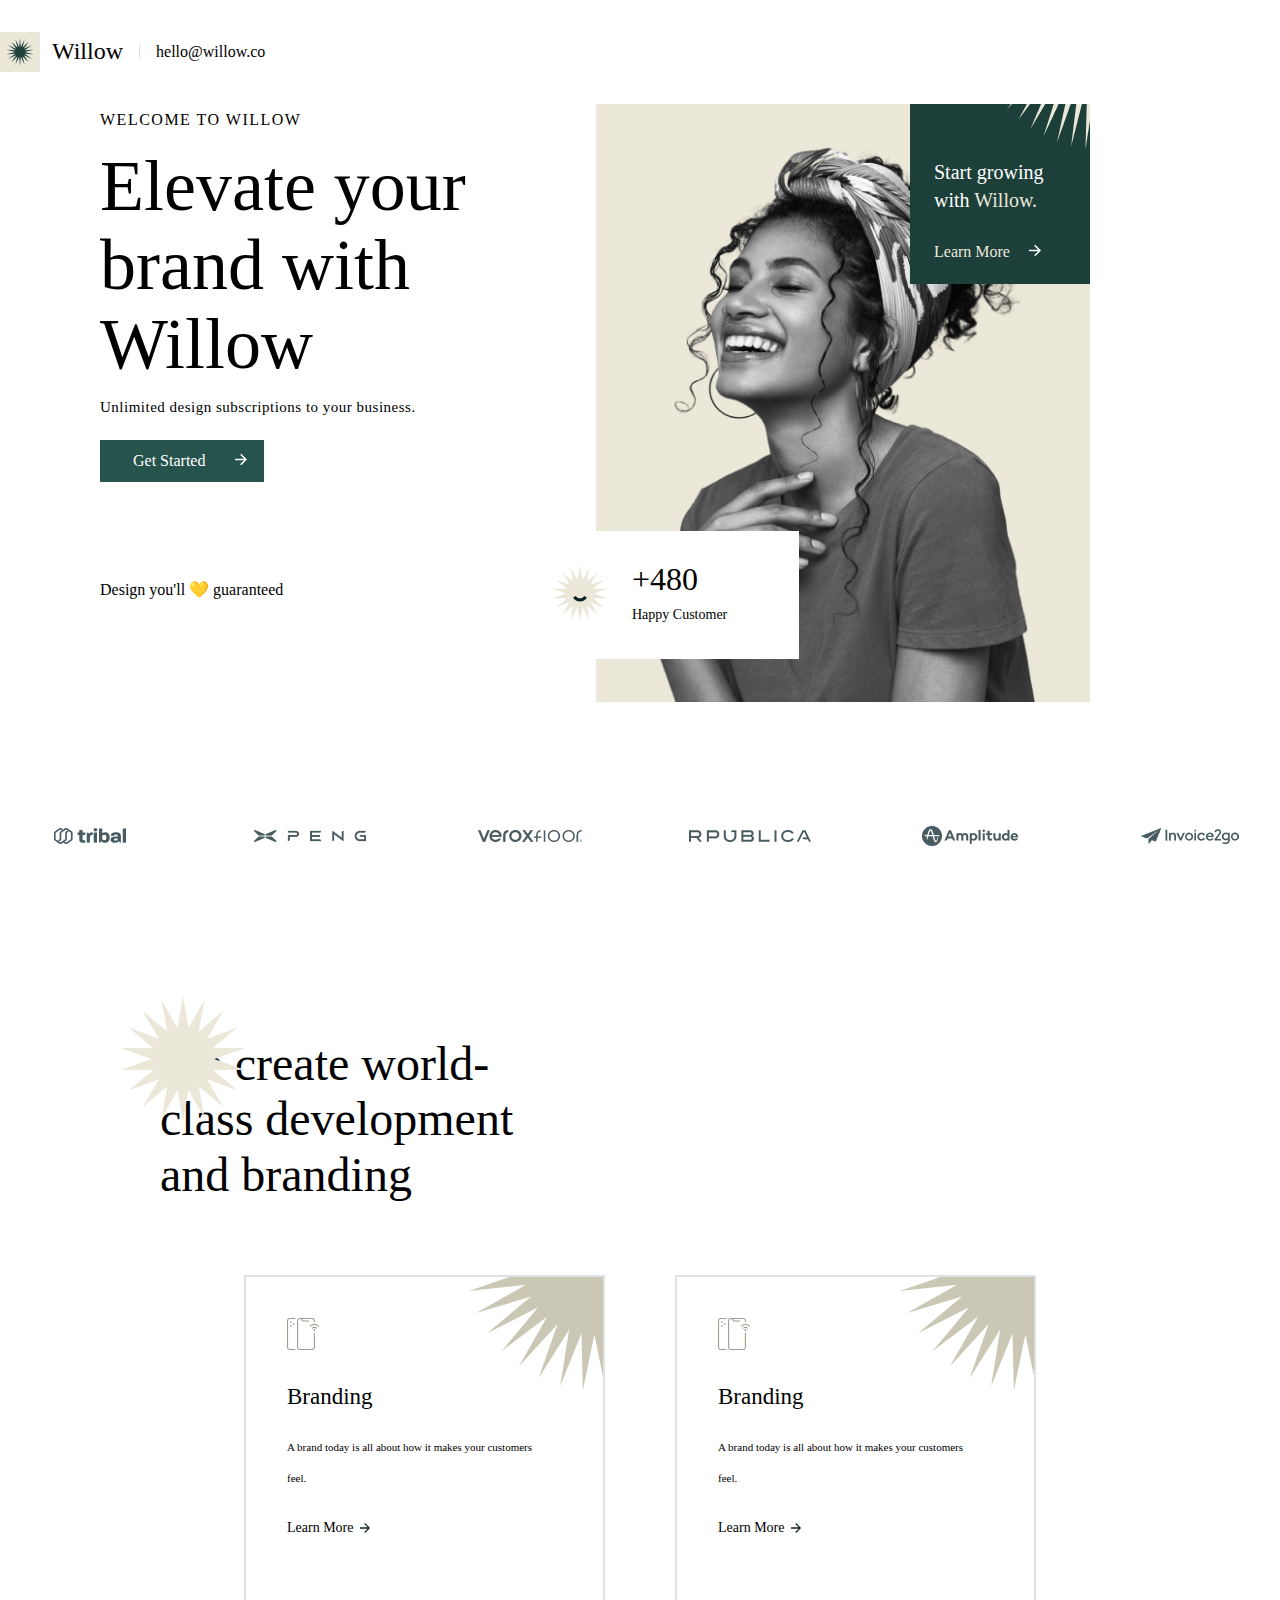
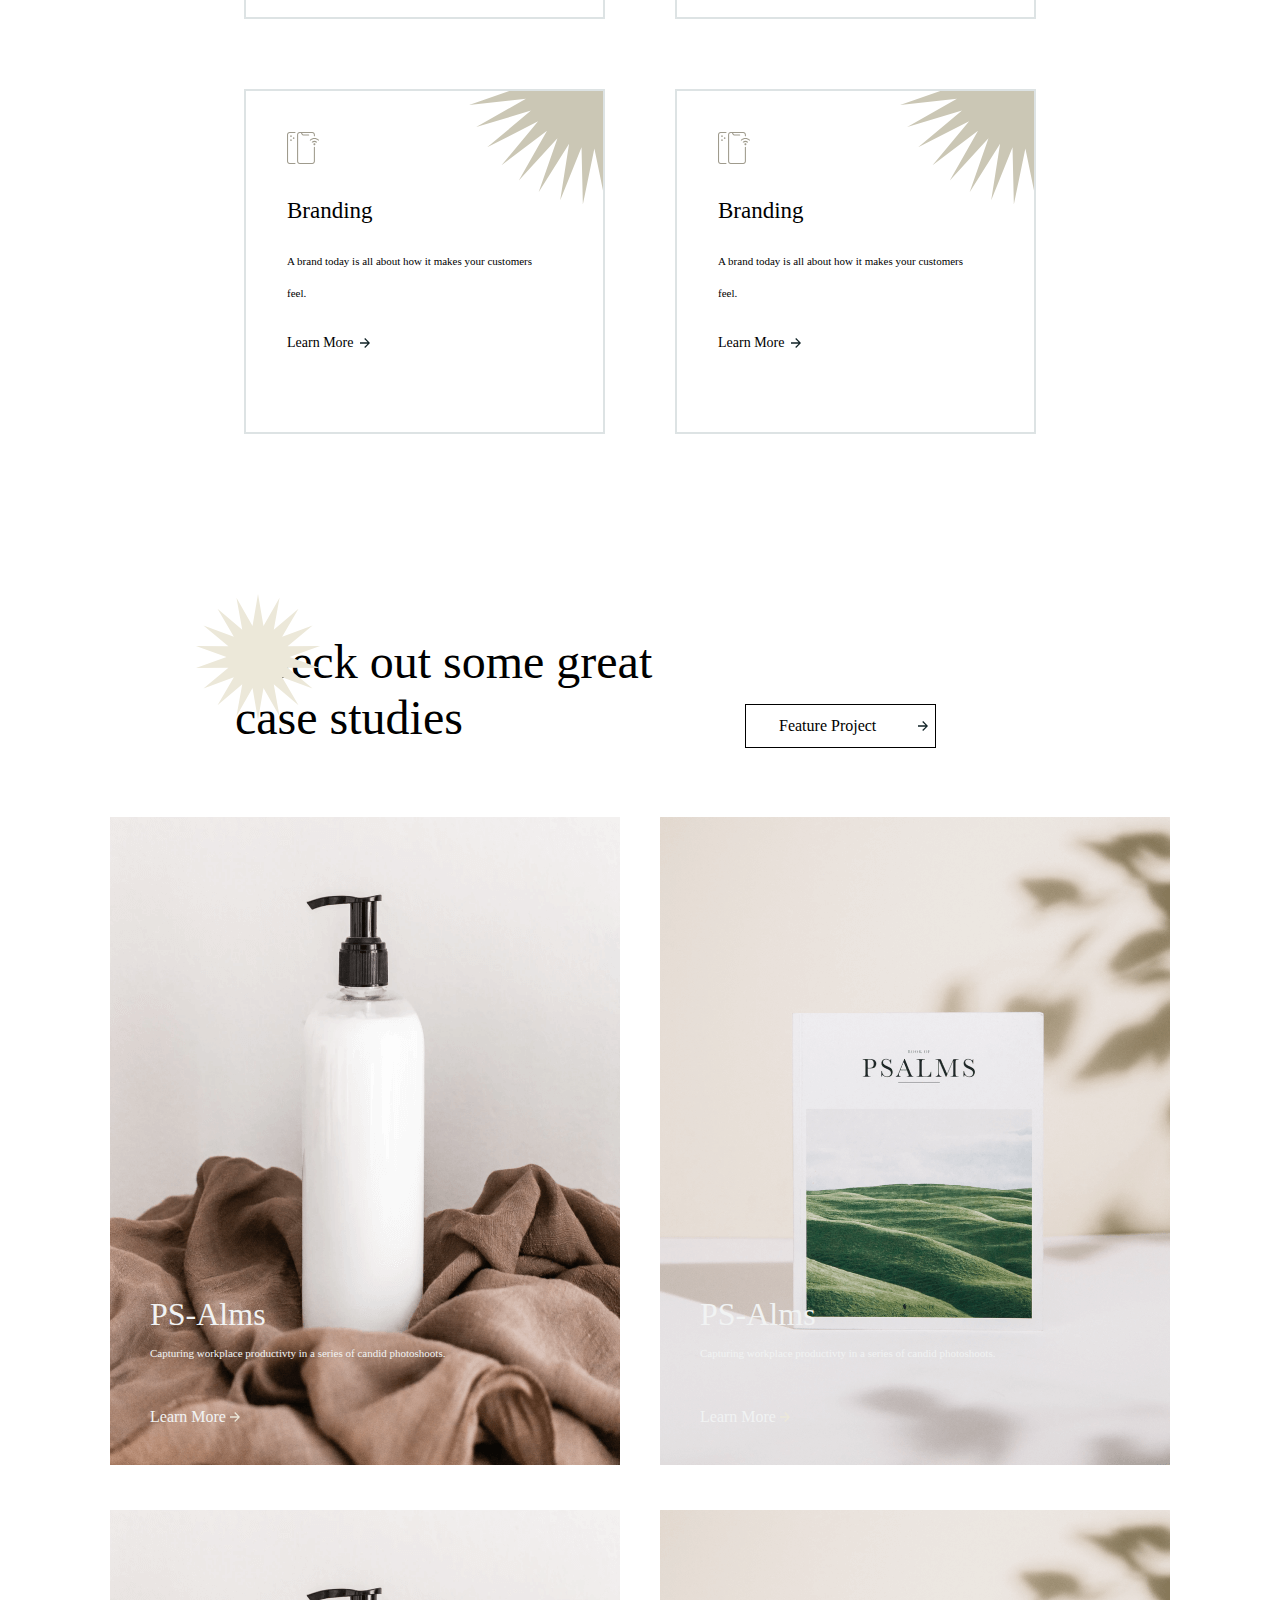
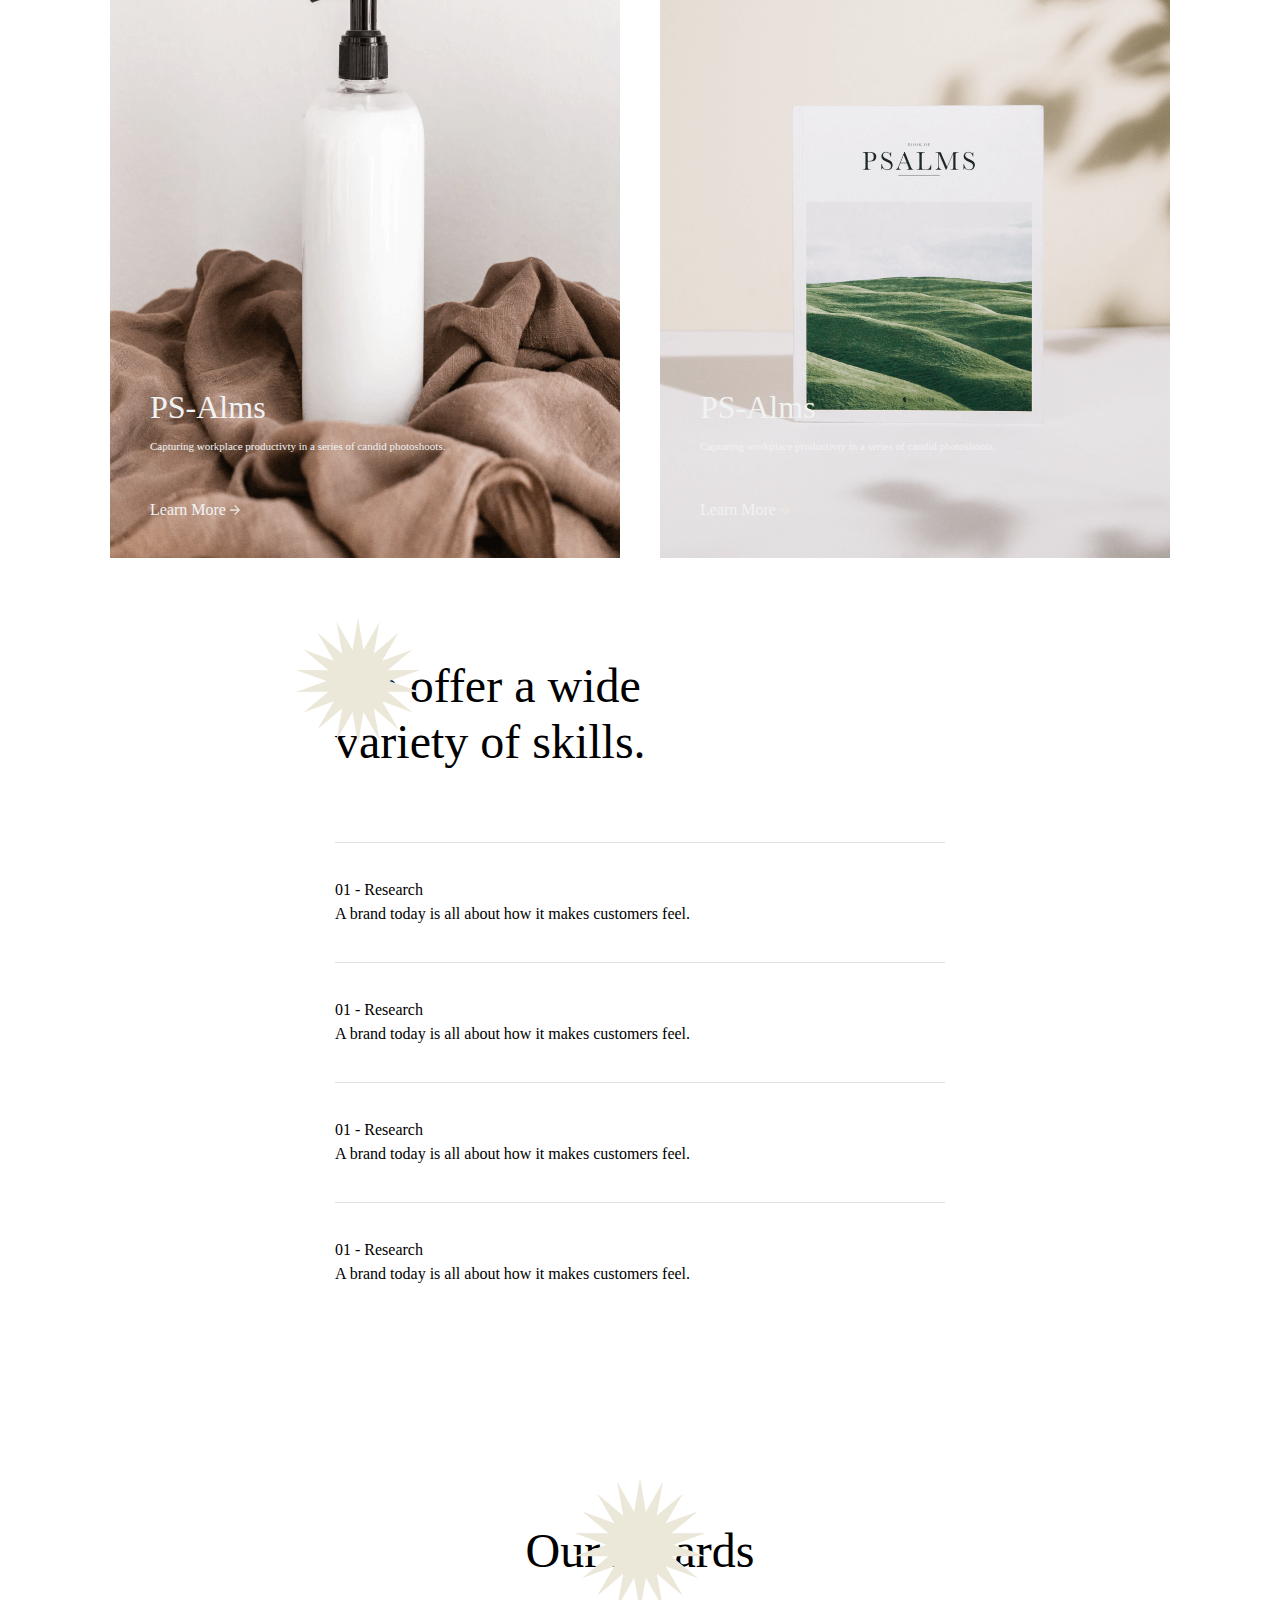
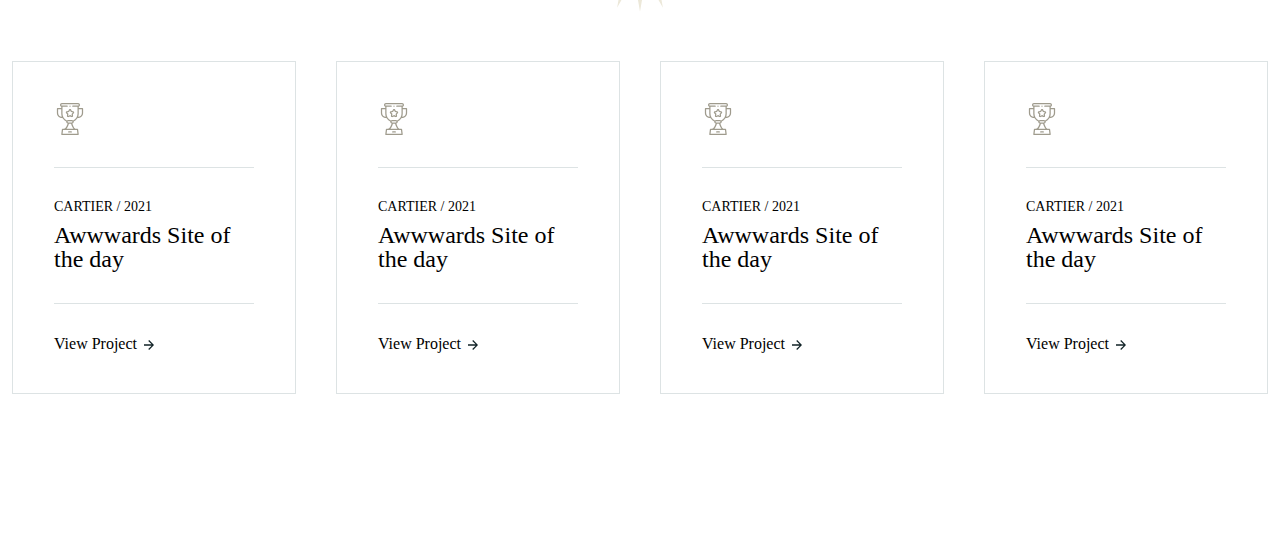
<file: RD 2-3/RD 4/index.html>
<!DOCTYPE html>
<html lang="en">
<head>
    <meta charset="UTF-8">
    <meta http-equiv="X-UA-Compatible" content="IE=edge">
    <meta name="viewport" content="width=device-width, initial-scale=1.0">
    <link rel="stylesheet" href="css/reset.css">
    <link rel="stylesheet" href="css/style.css">
    <title>RD4</title>
</head>
<body>
    <div class="wrapper">
        <header class="header">
            <div class="header__container">
                <div class="header__contant">
                    <img src="img/logo.png" alt="Logotype" class="header__logo">
                    <p class="header__logo-name">Willow</p>
                    <a href="#" class="header__email">hello@willow.co</a>
                </div>
            </div>
        </header>
        <main class="main">
            <div class="main__container">
                <div class="main-page">
                    <div class="main-page__contant">
                        <div class="main-page__body">
                            <p class="main-page__subtitle subtitle">WELCOME TO WILLOW</p>
                            <h1 class="main-page__title">Elevate your brand with Willow</h1>
                            <p class="main-page__desc desc">Unlimited design subscriptions to your business.</p>
                            <a href="#" class="main-page__btn btn">Get Started</a>
                            <a href="#" class="main-page__link">Design you'll 💛 guaranteed</a>
                        </div>
                        <div class="main-page__right-section">
                            <div class="main-page__more more-main">
                                <div class="more-main__body">
                                    <p class="more-main__txt">Start growing with <span>Willow.</span></p>
                                    <div class="more-main__learn"><a href="#" class="more-main__learn-link">Learn More</a></div>
                                </div>
                            </div>
                            <div class="main-page__customers customers-amount">
                                <p class="customers-amount__number">+480</p>
                                <p class="customers-amount__txt">Happy Customer</p>
                            </div>
                            <img src="img/msin__img.png" alt="A girl smiling" class="main-page__img">
                        </div>
                    </div>
                    <div class="main-page__row row-main">
                        <div class="row-main__items">
                            <img src="img/row__brand/IMAGE-1.png" alt="" class="row-main__item">
                            <img src="img/row__brand/IMAGE-2.png" alt="" class="row-main__item">
                            <img src="img/row__brand/IMAGE-3.png" alt="" class="row-main__item">
                            <img src="img/row__brand/IMAGE-4.png" alt="" class="row-main__item">
                            <img src="img/row__brand/IMAGE-5.png" alt="" class="row-main__item">
                            <img src="img/row__brand/IMAGE.png" alt="" class="row-main__item">
                        </div>
                    </div>
                </div>
                <div class="second-block">
                    <h2 class="title second-block__title">We create world-class development and branding</h2>
                    <div class="second-block__column column-second">
                        <div class="column-second__items">
                            <div class="column-second__item item-second">
                                <img src="img/Vector-2.svg" alt="" class="item-second__img">
                                <h2 class="item-second__title">Branding</h2>
                                <p class="item-second__desc">A brand today is all about how it makes your customers feel.</p>
                                <a href="#" class="item-second__link">Learn More</a>
                            </div>
                            <div class="column-second__item item-second">
                                <img src="img/Vector-2.svg" alt="" class="item-second__img">
                                <h2 class="item-second__title">Branding</h2>
                                <p class="item-second__desc">A brand today is all about how it makes your customers feel.</p>
                                <a href="#" class="item-second__link">Learn More</a>
                            </div>
                            <div class="column-second__item item-second">
                                <img src="img/Vector-2.svg" alt="" class="item-second__img">
                                <h2 class="item-second__title">Branding</h2>
                                <p class="item-second__desc">A brand today is all about how it makes your customers feel.</p>
                                <a href="#" class="item-second__link">Learn More</a>
                            </div>
                            <div class="column-second__item item-second">
                                <img src="img/Vector-2.svg" alt="" class="item-second__img">
                                <h2 class="item-second__title">Branding</h2>
                                <p class="item-second__desc">A brand today is all about how it makes your customers feel.</p>
                                <a href="#" class="item-second__link">Learn More</a>
                            </div>
                        </div>
                    </div>
                </div>
                <div class="third-block">
                    <div class="third-block__header">
                        <h2 class="third-block__title title">Check out some great case studies</h2>
                        <a href="#" class="third-block__btn btn">Feature Project</a>
                    </div>
                    <div class="third-block__column">
                        <div class="third-block__items">
                            <div class="third-block__item item-third">
                                <img class="item-third__image" src="img/bck/IMAGE-3.png" alt="">
                                <div class="item-third__body">
                                    <h3 class="item-third__title">PS-Alms</h3>
                                    <p class="item-third__desc desc">Capturing workplace productivty in a series of candid photoshoots.</p>
                                    <p class="item-third__link">Learn More</p>
                                </div>
                            </div>
                            <div class="third-block__item item-third">
                                <img class="item-third__image" src="img/bck/IMAGE-2.png" alt="">
                                <div class="item-third__body">
                                    <h3 class="item-third__title">PS-Alms</h3>
                                    <p class="item-third__desc desc">Capturing workplace productivty in a series of candid photoshoots.</p>
                                    <p class="item-third__link">Learn More</p>
                                </div>
                            </div>
                            <div class="third-block__item item-third">
                                <img class="item-third__image" src="img/bck/IMAGE-3.png" alt="">
                                <div class="item-third__body">
                                    <h3 class="item-third__title">PS-Alms</h3>
                                    <p class="item-third__desc desc">Capturing workplace productivty in a series of candid photoshoots.</p>
                                    <p class="item-third__link">Learn More</p>
                                </div>
                            </div>
                            <div class="third-block__item item-third">
                                <img class="item-third__image" src="img/bck/IMAGE-2.png" alt="">
                                <div class="item-third__body">
                                    <h3 class="item-third__title">PS-Alms</h3>
                                    <p class="item-third__desc desc">Capturing workplace productivty in a series of candid photoshoots.</p>
                                    <p class="item-third__link">Learn More</p>
                                </div>
                            </div>
                        </div>
                    </div>
                </div>
                <div class="fourth-block">
                    <h2 class="fourth-block__title title">We offer a wide variety of skills.</h2>
                    <div class="fourth-block__column">
                        <div class="fourth-block__items">
                            <div class="fourth-block__item item-fourth">
                                <h3 class="item-fourth__title">01 - Research</h3>
                                <p class="item-fourth__desc">A brand today is all about how it makes customers feel.</p>
                            </div>
                            <div class="fourth-block__item item-fourth">
                                <h3 class="item-fourth__title">01 - Research</h3>
                                <p class="item-fourth__desc">A brand today is all about how it makes customers feel.</p>
                            </div>
                            <div class="fourth-block__item item-fourth">
                                <h3 class="item-fourth__title">01 - Research</h3>
                                <p class="item-fourth__desc">A brand today is all about how it makes customers feel.</p>
                            </div>
                            <div class="fourth-block__item item-fourth">
                                <h3 class="item-fourth__title">01 - Research</h3>
                                <p class="item-fourth__desc">A brand today is all about how it makes customers feel.</p>
                            </div>
                        </div>
                    </div>
                </div>
                <div class="fifth-block">
                    <div class="fifth-block__contant">
                        <h2 class="fifth-block__title">Our Awards</h2>
                        <div class="fifth-block__row">
                            <div class="fifth-block__items">
                                <div class="fifth-block__item item-fifth">
                                    <img src="img/cubok.svg" alt="img cubok" class="item-fifth__img">
                                    <div class="item-fifth__body">
                                        <p class="item-fifth__subtitle">CARTIER / 2021</p>
                                        <p class="item-fifth__txt">Awwwards Site of the day</p>
                                    </div>
                                    <a href="#" class="item-fifth__link">View Project</a>
                                </div>
                                <div class="fifth-block__item item-fifth">
                                    <img src="img/cubok.svg" alt="img cubok" class="item-fifth__img">
                                    <div class="item-fifth__body">
                                        <p class="item-fifth__subtitle">CARTIER / 2021</p>
                                        <p class="item-fifth__txt">Awwwards Site of the day</p>
                                    </div>
                                    <a href="#" class="item-fifth__link">View Project</a>
                                </div>
                                <div class="fifth-block__item item-fifth">
                                    <img src="img/cubok.svg" alt="img cubok" class="item-fifth__img">
                                    <div class="item-fifth__body">
                                        <p class="item-fifth__subtitle">CARTIER / 2021</p>
                                        <p class="item-fifth__txt">Awwwards Site of the day</p>
                                    </div>
                                    <a href="#" class="item-fifth__link">View Project</a>
                                </div>
                                <div class="fifth-block__item item-fifth">
                                    <img src="img/cubok.svg" alt="img cubok" class="item-fifth__img">
                                    <div class="item-fifth__body">
                                        <p class="item-fifth__subtitle">CARTIER / 2021</p>
                                        <p class="item-fifth__txt">Awwwards Site of the day</p>
                                    </div>
                                    <a href="#" class="item-fifth__link">View Project</a>
                                </div>
                            </div>
                        </div>
                    </div>
                </div>
                <!-- <div class="sixth-block">
                    <div class="sixth-block__container">
                        <h2 class="sixth-block__title">Quality is no accident.</h2>
                        <div class="sixth-block__contant">
                            <img src="img/guy.png" alt="" class="sixth-block__img">
                            <div class="sixth-block__body">
                                <p class="sixth-block__desc">Amet minim mollit non deserunt est sit aliqua dolor do amet sint officia consequat duis enim mollit exercitation.</p>
                                <p class="sixth-block__name">Lee Morgan, Slack, Inc</p>
                                <p class="sixth-block__adress">New York, NY Team</p>
                                <div class="sixth-block__nav">
                                    <a class="sixth-block__link" href="#"><img src="img/nav.svg" alt="" class="sixth-block__link-img"></a>
                                    <a class="sixth-block__link" href="#"><img src="img/nav-left.svg" alt="" class="sixth-block__link-img"></a>
                                </div>
                            </div>
                        </div>
                    </div> -->
                </div>
            </div>
        </main>
        <footer class="footer"></footer>
    </div>
</body>
</html>
</file>
<file: RD 2-3/RD 4/css/style.css>
.wrapper {
    min-height: 100%;
    position: relative;
    overflow: hidden;
}
.header {
    position: fixed;
    background-color: white;
    z-index: 10000;
    width: 100%;
    top: 0;
    left: 0;
    margin-bottom: 54px;
}
.header__container {
    max-width: 1280px;
    margin: 0 auto;
    padding: 32px 0;
}

.header__contant{
    display: flex;
    align-items: center;
}

.header__logo {
    margin-right: 12px;
}
.header__logo-name {
    font-size: 24px;
    line-height: 1.3;
    letter-spacing: 1;
}

.header__logo-name::after{
    content: '';
    height: 14px;
    width: 1px;
    background-color: #DDE3E4;
    display: inline-block;
    margin: 0 16px;
}

.header__email:hover {
    color: rgb(26, 26, 192);
    transition: color 0.3s ease 0s;
}

.header__email{
    position: relative;
}

.header__email:hover::after{
    content: '';
    height: 1px;
    position: absolute;
    bottom: -2px;
    left: 0;
    width: 100%;
    background-color: rgb(26, 26, 192);
    animation: underline-animation 0.3s ease forwards;
}

@keyframes underline-animation{
    0%{
        width: 0%;
    }
    100%{
        width: 100%;
    }
}


/* -------------------------------- */



.main {
    padding-top: 104px;
}
.main__container {
    max-width: 1280px;
    margin: 0 auto;
}
.main-page {
    margin-bottom: 160px;
}
.main-page__contant {
    margin-bottom: 198px;
}
.main-page__body {
    padding-left: 100px;
    max-width: 500px;
    display: flex;
    flex-direction: column;
    align-items: flex-start;
}
.main-page__subtitle {
    text-transform: uppercase;
    letter-spacing: 1.5px ;
    line-height: 2;
    margin-bottom: 11px;
}
.subtitle {
}
.main-page__title {
font-size: 72px;
font-weight: 400;
line-height: 1.1;
text-align: left;
margin-bottom: 21px;

}
.main-page__desc {
    margin-bottom: 32px;
    font-size: 15px;
    line-height: 2.1px;
    letter-spacing: 0.5px;
    text-align: left;
}
.desc {
}
.main-page__btn {
    display: inline-block;
    margin-bottom: 100px;
    background-color: #26534C;
    /* padding: 13px 59px 13px 33px; */
    color: white;
    position: relative;
    margin-bottom: 100px;
}

.main-page__btn::after{
    content: url(../img/arrow.svg);
    max-width: 24px;
    position: absolute;
    padding-left: 24px;
    top: 50%;
    right: 35px;
    transform: translate(0, -50%);
}

.btn {
    /* background-color: #26534C; */
    padding: 13px 59px 13px 33px;
}
.main-page__link {
    display: flex;
}
.main-page__right-section {
    padding-top: 133px;
    background-color: #ECE8D9;
    position: absolute;
    top: 0;
    right: 190px;
    z-index: 3;
}
.main-page__more {

}
.more-main {
}

.more-main::after{
    content: url(../img/main__decor.png);
    right:0;
    top: 0;
    position: absolute;
}

.more-main__body {
    position: absolute;
    top: 0;
    right: 0;
    padding: 158px 24px 24px 24px;
    background-color: #1C3F3A;
    color: white;
    max-width: 180px;
    text-align: start;

}
.more-main__txt {
    margin-bottom: 30px;
    font-size: 20px;
    line-height: 28px;
    
}

.more-main__txt span{
    color: #ECE8D9;
}

.more-main__learn-link{
    position: relative;
    color: #ECE8D9;
    display: inline-block;
}


.more-main__learn-link:hover:after{
    content: '';
    height: 1px;
    position: absolute;
    bottom: 0;
    left: 0;
    background-color: #ECE8D9;
    animation: underline-animation 0.3s ease forwards;
}

.more-main__learn{
    display: inline-block;
    padding-right: 30px;
    position: relative;
}

.more-main__learn::after{
    content: url(../img/arrow.svg);
    max-width: 24px;
    position: absolute;
    padding: 7px;
    top: 50%;
    right: 0;
    transform: translate(0, -50%);
    margin-left: 4px;
}

/* .more-main__learn-link::after {
    content: url(../img/arrow.svg);
    max-width: 24px;
    position: absolute;
    padding: 7px;
    top: 50%;
    transform: translate(0, -50%);
    margin-left: 4px;
} */



.main-page__customers {
}
.customers-amount {
    position: absolute;
    bottom: 43px;
    left: -76px;
    z-index: 100;
    background-color: white;
    padding: 28px 72px 28px 112px;
}

.customers-amount::before{
    content: url(../img/amout-icon.svg);
    width: 56px;
    position: absolute;
    left: 32px;
    top: 50%;
    transform: translate(0, -50%);
}


.customers-amount__number {
    font-size: 32px;
    line-height: 1.3;
}
.customers-amount__txt {
    font-size: 14px;
    line-height: 2.2;
}
.main-page__img {
    /* padding-top: 133px;
    background-color: #ECE8D9;
    position: absolute;
    top: 0;
    right: 190px;
    z-index: 3; */
}
.main-page__row {
    
}
.row-main {
}
.row-main__items {
    /* position: absolute;
    width: 100%; */
    display: flex;
    justify-content: space-between;
}
.row-main__item:not(:last-child){
    /* width: 180px; */
    margin-right: 40px;
}

/* ---------------------------------------------------------------- */


.second-block {
    max-width: 960px;
    margin: 0 auto;
    margin-bottom: 200px;
}
.title {
    line-height: 1.16;
    margin-bottom: 72px;
    font-size: 48px;
    position: relative;
    z-index: 2000;
}


.second-block__title {
    /* margin-bottom: 72px;
    font-size: 48px; */
    max-width: 400px;
    /* line-height: 1.16; */
}

.second-block__title::after{
    content: '';
    position: absolute;
    left: -40px;
    top: -40px;
    background-image: url(../img/titlesecondicon.svg);
    width: 126px;
    height: 126px;
    z-index: 100;
}

.second-block__column {
}
.column-second {
}
.column-second__items {
    display: flex;
    flex-wrap: wrap;
    gap: 70px;
    justify-content: center;
}
.column-second__item {
}
.item-second {
    display: inline-flex;
    flex-direction: column;
    align-items: flex-start;
    padding: 41px 66px 41px 41px;
    border: 2px solid #DDE3E4;
    flex-wrap: wrap;
}

.item-second{
    position: relative;
    overflow: hidden;
}

.item-second::after{
    content: url(../img/start__big.svg);
    position: absolute;
    top: -120px;
    right: -120px;

}

.item-second__img {
    margin-bottom: 32px;
}
.item-second__title {
    margin-bottom: 20px;
    font-size: 23px;
    line-height: 1.3;
}
.item-second__desc {
    margin-bottom: 26px;
    font-size: 11px;
    line-height: 2.9;
    max-width: 250px;
    /* border: 1px solid #000; */
}
.item-second__link {
    margin-bottom: 41px;
    font-size: 14px;
    position: relative;
}

.item-second__link::after{
    content: url(../img/arrowblack.svg);
    position: absolute;
    width: 10px;
    height: 10px;
    padding: 7px;
    top: -6px;
    right: 4;

}


/* ---------------------------------------------------------------- */

.third-block {
    margin-bottom: 100px;
}
.third-block__header {
    max-width: 810px;
    margin: 0 auto;
    display: flex;
    align-items: center;
}
.third-block__title {
    max-width: 510px;
}




.title::after {
    content: '';
    position: absolute;
    z-index: -100;
    left: -40px;
    top: -40px;
    background-image: url(../img/titlesecondicon.svg);
    width: 126px;
    height: 126px;
    z-index: 100;
}


.third-block__btn {
    border: 1px solid #000;
    position: relative;
}

.third-block__btn::after{
    content: url(../img/arrowblack.svg);
    position: absolute;
    right: 7px;
    top: 50%;
    transform: translate(0, -50%);

}



.third-block__column {
}
.third-block__items {
    display: flex;
    flex-wrap: wrap;
    column-gap: 40px;
    row-gap: 45px;
    justify-content: center;
}
.third-block__item {
}
.item-third {
    position: relative;
}
.item-third__image {
}
.item-third__body {
    position: absolute;
    left: 40px;
    bottom: 40px;
    width: 100%;
    color: #F1F3F3;
}
.item-third__title {
    font-size: 32px;
    margin-bottom: 14px;
    line-height: 1.25;
}
.item-third__desc {
    font-size: 11px;
    margin-bottom: 50px;
}
.desc {
}

.item-third__link{
    position: relative;
}

.item-third__link::after {
    content: url(../img/arrar.svg);
    /* position: absolute;
    background-image: url(../img/aroorr.svg);  
    padding: 7px;
    top: 0;
    left: 0;
    border: 2px solid #000;
     */
   margin-left: 4px;

}


/* ============================================================ */

.fourth-block {
    max-width: 610px;
    margin: 0 auto;
    margin-bottom: 200px;

}


.fourth-block__title {
    max-width: 400px;
}
.title {
}
.fourth-block__column {
}
/* .fourth-block__items::after {
    content: '';
    position: absolute;
    width: 620px;
    
    height: 1px;
    background-color: #DDE3E4;
    bottom: 0;
    left: 50%;
    transform: translate(-50%, 0);
} */

.fourth-block__item{
    position: relative;
    padding: 40px 0;
}




.fourth-block__item::after {
    content: '';
    position: absolute;
    width: 100%;
    height: 1px;
    background-color: #DDE3E4;
    top: 0;
    left: 0;
    /* padding: 40px 0; */
}
.item-fourth {
}
.item-fourth__title {
    margin-bottom: 8px;
}
.item-fourth__desc {
}

/* --------------------------------------------- */

.fifth-block {
    padding-bottom: 160px;
}
.fifth-block__contant {
}
.fifth-block__title {
    text-align: center;
    font-size: 48px;
    line-height: 1.2;
}

.fifth-block__title{
    position: relative;
    margin-bottom: 82px;
}

.fifth-block__title::after{
    content: url(../img/starstall.svg);
    position: absolute;
    left: 50%;
    top: 50%;
    transform: translate(-50%, -50%);
    
}



.fifth-block__row {
}
.fifth-block__items {
    display: flex;
    column-gap: 40px;
    justify-content: center;
}
.fifth-block__item {
    display: flex;
    flex-direction: column;
    align-items: flex-start;
    border: 1px solid #DDE3E4;
}
.item-fifth {
    padding: 41px;

}
.item-fifth__img {
    margin-bottom: 32px;
}
.item-fifth__body {
    padding: 32px 0;
    border-top: 1px solid #DDE3E4;
    border-bottom: 1px solid #DDE3E4;
    max-width: 200px;
    /* border: 1px solid #000; */
}
/* 
.item-fifth__body::after{
    content: '';
    position: absolute;
    width: 100%;
    height: 3px;
    background-color: #035d6d;
    top: 0;
    left: 0;
} */

.item-fifth__subtitle {
    margin-bottom: 9px;
    font-size: 14px;
}

.item-fifth__subtitle{
    position: relative;
}



.item-fifth__txt {
    font-size: 24px;
    position: relative;
}

/* .item-fifth__txt::after{
    content: '';
    position: absolute;
    width: 100%;
    height: 1px;
    background-color: #DDE3E4;
    bottom: 0;
    left: 0;
} */

.item-fifth__link {
    margin-top: 32px;
}

.item-fifth__link{
    position: relative;

}

.item-fifth__link::after{
    content: url(../img/arrowblack.svg);
    position: absolute;
    width: 10px;
    height: 10px;
    padding: 7px;
    top: -6px;
    right: 4;
}

/* ---------------------------------------- */
/* 
.sixth-block {
    padding-bottom: 142px;
}
.sixth-block__container {
    max-width: 1060px;
    margin: 0 auto;
}
.sixth-block__title {
    margin-bottom: 61px;
    font-size: 48px;
    line-height: 1.2;
    max-width: 275px;
}
.sixth-block__contant {
    display: flex;
    column-gap: 92px;
}
.sixth-block__img {
    max-width: 480px;
}
.sixth-block__body {
    display: flex;
    flex-direction: column;
}
.sixth-block__desc {
    line-height: 1.6;
    font-size: 24px;
    max-width: 370px;
    padding: 37px 0 27px 0;
}
.sixth-block__name {
    font-size: 15px;
    line-height: 2;
    padding-top: 32px;
}
.sixth-block__adress {
    font-size: 13px;
    line-height: 1.9;
    margin-bottom: 72px;
}
.sixth-block__nav {
}
.sixth-block__link {
}
.sixth-block__link-img {
} */
</file>
